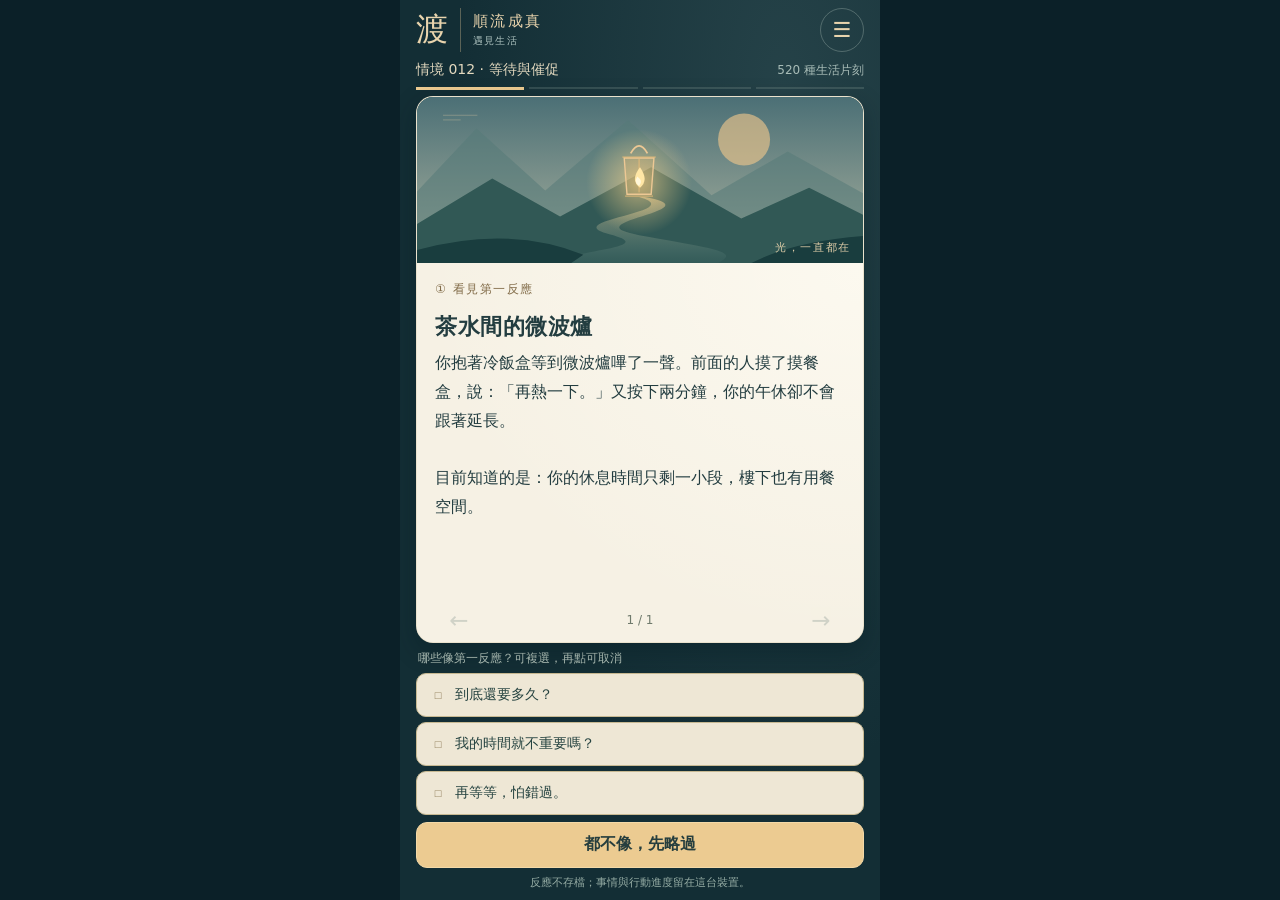
<file: index.html>
<!doctype html>
<html lang="zh-Hant">
<head>
  <meta charset="utf-8">
  <meta name="viewport" content="width=device-width,initial-scale=1,viewport-fit=cover">
  <meta name="theme-color" content="#132e35">
  <meta name="description" content="渡・順流成真。520 種生活情境：看見想要與害怕，鬆開非得如此不可，清楚做一步，做完放下結果。">
  <title>渡 · 遇見生活</title>
  <link rel="icon" href="./icons/icon-192.png">
  <link rel="apple-touch-icon" href="./icons/icon-192.png">
  <link rel="manifest" href="./manifest.webmanifest">
  <link rel="stylesheet" href="./light.css">
  <link rel="stylesheet" href="./reframe.css">
  <script src="./scenario-seeds.js" defer></script>
  <script src="./scenario-data.js" defer></script>
  <script src="./scenario-core.js" defer></script>
  <script src="./reframe-core.js" defer></script>
  <script src="./flow-data.js" defer></script>
  <script src="./flow-core.js" defer></script>
  <script src="./cards-layout.js" defer></script>
  <script src="./flow.js" defer></script>
  <script src="./pwa-update.js" defer></script>
</head>
<body>
<main class="game" id="game" data-landscape="dawn" data-mode="flow">
  <header class="top"><a class="brand" href="./" aria-label="渡，回到目前情境"><strong>渡</strong><span>順流成真<small>遇見生活</small></span></a><button class="menu-button" id="menuOpen" aria-label="開啟功能選單" aria-haspopup="dialog">☰</button></header>
  <div class="chapter-line"><span id="chapterName">隨機生活情境</span><span id="ageLabel">520 種生活片刻</span></div>
  <div class="journey-track" id="journeyTrack" aria-hidden="true"></div>
  <section class="stage" aria-labelledby="sceneTitle">
    <div class="landscape" aria-hidden="true">
      <svg viewBox="0 0 480 190" preserveAspectRatio="xMidYMax slice" focusable="false">
        <defs><linearGradient id="sky" x2="0" y2="1"><stop stop-color="var(--sky-top)"/><stop offset="1" stop-color="var(--sky-bottom)"/></linearGradient><radialGradient id="halo"><stop stop-color="#ffd88c" stop-opacity=".65"/><stop offset="1" stop-color="#ffd88c" stop-opacity="0"/></radialGradient><linearGradient id="water" x2="0" y2="1"><stop stop-color="#d8bc87" stop-opacity=".65"/><stop offset="1" stop-color="#739f9f" stop-opacity=".05"/></linearGradient></defs>
        <rect width="480" height="190" fill="url(#sky)"/>
        <circle class="sun" cx="352" cy="57" r="28" fill="#edc58c" opacity=".64"/>
        <path d="M0 113 64 45 138 112 227 36 317 117 399 70 480 115V190H0Z" fill="#577b79" opacity=".55"/>
        <path d="M0 148 81 99 154 140 252 87 349 142 422 109 480 138V190H0Z" fill="#315855"/>
        <path d="M245 119C324 133 162 146 239 160S350 177 324 190H152C161 176 265 174 207 159S295 135 239 119Z" fill="url(#water)"/>
        <g class="village" fill="#243f40"><path d="M35 145h39v28H35zM23 146l31-24 34 24zM379 151h44v29h-44zM369 151l32-26 32 26z"/><path d="M50 154h8v10h-8zM396 157h8v11h-8z" fill="#f0cc8c"/></g>
        <g class="mirror-art" fill="none" stroke="#c0ad80" stroke-width="2"><ellipse cx="240" cy="109" rx="39" ry="53"/><ellipse cx="240" cy="109" rx="34" ry="48" opacity=".4"/></g>
        <path d="M0 176Q99 149 179 181L166 190H0ZM480 161Q404 167 360 190H480Z" fill="#193d3e"/>
        <circle cx="239" cy="103" r="57" fill="url(#halo)"/>
        <g class="lantern"><path d="M230 72q9-16 18 0" fill="none" stroke="#edc894" stroke-width="2"/><path d="M223 77h32l-3 39h-26z" fill="#f0bb68" fill-opacity=".2" stroke="#edc894" stroke-width="1.5"/><path d="M221 76h36M224 118h30M239 78v36" fill="none" stroke="#e8bd79"/><path d="M240 87q-11 14 0 22q10-8 0-22" fill="#ffe6a5"/><path d="M237 97q-4 7 2 10q5-5-2-10" fill="#fff7db"/></g>
        <path d="M28 31h37M28 36h19" stroke="#edd3a7" opacity=".32"/>
      </svg>
      <span class="landscape-caption" id="landscapeCaption">光，一直都在</span>
    </div>
    <article class="paper">
      <div class="reader-top"><span class="eyebrow" id="stageLabel">遇見</span><button class="text-button" id="backStory" hidden>回情境</button></div>
      <h1 id="sceneTitle" tabindex="-1">遇見生活</h1>
      <div class="reader" id="reader"><p id="storyText">準備一件生活裡的小事……</p></div>
      <nav class="pager" aria-label="情境翻頁"><button id="pagePrev" aria-label="上一頁">←</button><span id="pageCount" role="status">1 / 1</span><button id="pageNext" aria-label="下一頁">→</button></nav>
    </article>
  </section>
  <div class="control-dock" id="controlDock">
  <div class="reflection-tools" id="reflectionTools" hidden><button id="mirror" aria-pressed="false">◇ 照一照心裡</button><button id="timeLens" aria-pressed="false">↗ 往後看看</button></div>
  <section class="choices" id="choicesArea" aria-labelledby="instruction" hidden><p id="instruction">此刻，你想怎麼做？</p><div class="hand" id="hand"></div></section>
  <button class="primary" id="confirm" disabled>先選一張牌</button>
  <div class="ending-tools" id="endingTools" hidden><button id="replay">換一種走法</button><button id="rest">先停在這裡</button></div>
  <p class="footnote" id="footerNote">沒有分數，也沒有必須成為的樣子。</p>
  </div>
  <div class="save-notice" id="saveNotice" hidden><p id="saveStatus" role="status"></p><button id="loadLatest" hidden>讀取最新進度</button><button id="dismissNotice">知道了</button></div>
  <p class="sr-only" id="announcement" role="status" aria-live="polite"></p>
</main>
<dialog id="menu" aria-labelledby="menuTitle">
  <div class="menu-head"><h2 id="menuTitle">生活中的停靠</h2><button id="menuClose" aria-label="關閉功能選單">×</button></div>
  <button class="menu-row" id="install">安裝手機 App</button><p class="menu-status" id="installStatus">加入主畫面，下次從這一頁繼續。</p>
  <button class="menu-row" id="btnUpdate">檢查更新</button><p class="menu-status" id="updateStatus" role="status">連線時自動檢查新版</p>
  <label for="chapterChoice">想遇見哪一類生活情境？</label><select id="chapterChoice"></select><p class="menu-status">金錢壓力可直接選「金錢壓力 · 20 則」；另有「釋放練習 · 5 則」。全部共有 26 類、520 個情境；點「換個情境」才會換掉目前這一件。</p><button class="menu-row" id="chapterStart">換個情境</button>
  <details><summary>怎麼玩</summary><p>每次隨機遇見一件事。先複選真的會冒出的第一反應；翻牌後看見反應下面「很想得到」與「很怕發生」的兩股力，再問自己能不能先鬆開一點「非得立刻照我想的不可」。</p><p>目標不用丟，責任也不用逃。鬆一點後，選一個現實中能做的步驟；做完，就暫時放下結果。都不像可以略過，還不能放也沒關係。</p><p>「照一照心裡」與「往後看看」可跳過，不會記錄你的感受，也不會改變外部結果。文字用左右箭頭翻頁，不用往下拉主畫面。同一輪優先抽尚未遇見的情境；事情與行動進度保存，反應勾選不存檔。</p></details>
  <details><summary>關於渡</summary><p>《渡》以「豐盛不只金錢，也包含健康、關係、目標與內在平靜」為設計方向，使用原創生活劇本練習：看見想要與抗拒，放下干擾判斷的抓緊，再清楚行動。</p><p>它不會承諾「放下就會招來結果」。金錢、工作、醫療和關係問題仍要依現實處理；放下只是停止先用恐懼折磨自己。這不是宗教考試、心理治療、醫療或財務建議。</p><p>沒有配樂、水聲、倒數、付費抽卡、帳號或追蹤分析。進度只存這台裝置，反應不存檔、不上傳。舊進度原樣保留，不覆寫、不清空。</p></details>
</dialog>
<noscript><p class="no-script">請開啟 JavaScript，才能開始這段互動旅程。</p></noscript>
</body>
</html>
</file>
<file: light.css>
:root{color-scheme:light;font-family:system-ui,-apple-system,"Microsoft JhengHei",sans-serif;font-size:100%;background:#0b2028;color:#233d40;--gold:#edcc92;--ink:#203c3f;--paper:#f6f1e4;--sky-top:#456b73;--sky-bottom:#adb4a0}
*{box-sizing:border-box}html,body{width:100%;height:100%;margin:0;overflow:hidden;overscroll-behavior:none}body{position:fixed;inset:0}button,select{font:inherit;touch-action:manipulation;-webkit-tap-highlight-color:transparent}button{cursor:pointer}button:disabled{cursor:default;opacity:.5}button:focus-visible,select:focus-visible,a:focus-visible{outline:3px solid #bd7730;outline-offset:-3px}[hidden]{display:none!important}
.game{width:min(100%,480px);height:100vh;height:100dvh;min-height:0;max-height:100dvh;margin:auto;padding:calc(6px + env(safe-area-inset-top,0px)) 16px calc(6px + env(safe-area-inset-bottom,0px));display:flex;flex-direction:column;gap:7px;overflow:hidden;position:relative;background:radial-gradient(ellipse at 80% 10%,#40606566,transparent 60%),#132e35}
.top{display:flex;align-items:center;justify-content:space-between;flex:none;min-height:48px}.brand{display:flex;gap:12px;align-items:center;text-decoration:none;color:#e9d4ad}.brand strong{font:32px "PMingLiU",serif;font-weight:400;border-right:1px solid #c8b48c66;padding-right:12px}.brand span{font-size:15px;letter-spacing:.16em}.brand small{display:block;font-size:10px;letter-spacing:.12em;color:#aabfbc;margin-top:3px}.menu-button{width:44px;height:44px;background:transparent;border:1px solid #b5c6bc55;border-radius:50%;color:#e9d4ad;font-size:21px}
.chapter-line{display:flex;justify-content:space-between;gap:8px;align-items:baseline;color:#e3d9bf;font-size:.875rem;flex:none}.chapter-line #ageLabel{color:#a8bcb7;font-size:.75rem;white-space:nowrap}.journey-track{display:flex;gap:5px;height:3px;flex:none;margin:1px 0 3px}.journey-track span{height:2px;flex:1;background:#92a99e3b}.journey-track span.current{background:var(--gold);height:3px}.journey-track span.past{background:#92a99e88}
.stage{flex:1;min-height:0;display:flex;flex-direction:column;overflow:hidden;border-radius:17px;border:1px solid #d2c49f55;box-shadow:0 8px 24px #04191e55;background:var(--paper);container-type:size}.landscape{position:relative;flex:none;height:clamp(76px,19dvh,166px);overflow:hidden;background:#355856}.landscape svg{display:block;width:100%;height:100%}.landscape-caption{position:absolute;bottom:8px;right:12px;color:#d9c9a5;font:11px "PMingLiU",serif;letter-spacing:.15em}.village,.mirror-art{display:none}.game[data-landscape=village] .village,.game[data-landscape=mirror] .mirror-art{display:block}.game[data-landscape=dusk]{--sky-top:#515d6b;--sky-bottom:#caab88}.game[data-landscape=mirror]{--sky-top:#203e53;--sky-bottom:#7c969c}.game[data-landscape=river]{--sky-top:#365f63;--sky-bottom:#b1c1a6}.game[data-landscape=village]{--sky-top:#7b8c80;--sky-bottom:#c7b994}
.paper{flex:1;min-height:0;display:flex;flex-direction:column;padding:10px 18px 0;gap:7px;background:radial-gradient(ellipse at top right,#fffdf5aa,transparent 70%),var(--paper)}.reader-top{display:flex;justify-content:space-between;align-items:center;flex:none;min-height:32px}.eyebrow{color:#826c49;font-size:.75rem;letter-spacing:.13em}.text-button{min-height:32px;padding:3px 9px;border:1px solid #81918b55;border-radius:14px;font-size:.75rem;color:#426260;background:transparent}h1{flex:none;font:600 1.35rem/1.4 "Noto Serif TC","PMingLiU",serif;margin:0;overflow-wrap:anywhere;letter-spacing:.025em}.reader{flex:1;min-height:0;overflow:hidden}#storyText{font-size:1rem;line-height:1.8;white-space:pre-line;overflow-wrap:anywhere;margin:0}.pager{flex:none;display:grid;grid-template-columns:48px 1fr 48px;align-items:center;min-height:44px}.pager button{min-height:44px;min-width:44px;background:transparent;border:0;color:#496460;font-size:23px}.pager button:disabled{opacity:.22}.pager span{text-align:center;font-size:.75rem;color:#6f7a6c;font-variant-numeric:tabular-nums}
.reflection-tools{display:flex;gap:8px;flex:none}.reflection-tools button,.ending-tools button{min-height:44px;flex:1;min-width:0;background:transparent;color:#c8d4c9;border:1px solid #afc0ad44;border-radius:9px;padding:5px;font-size:.875rem}.reflection-tools button[aria-pressed=true]{border-color:var(--gold);color:var(--gold)}.choices{flex:none;min-width:0}.choices>p{font-size:.75rem;color:#b5c5bb;margin:0 0 6px 2px}.hand{display:grid;grid-template-columns:repeat(2,minmax(0,1fr));gap:8px}.choice{min-width:0;min-height:62px;padding:10px 8px;display:flex;gap:6px;align-items:center;justify-content:center;border:1px solid #c7b992;border-radius:10px;background:#eee7d5;color:#254340}.choice b{font-size:.875rem;font-weight:500;line-height:1.5;overflow-wrap:anywhere}.choice .number{font:11px serif;color:#897650}.choice[aria-pressed=true]{background:#fff0cd;box-shadow:inset 0 0 0 2px #a97739}.primary{flex:none;width:100%;min-height:46px;background:#eccb91;border:1px solid #f3d9a7;border-radius:11px;color:#263e3e;font-size:1rem;font-weight:600;padding:10px;line-height:1.4}.primary:disabled{opacity:1;background:#ffffff06;color:#9aafa8;border-color:#94aea34d}.ending-tools{display:flex;gap:8px;flex:none}.footnote{flex:none;font-size:11px;line-height:1.4;text-align:center;color:#95aca4;margin:0;overflow-wrap:anywhere}.game.is-reflection .landscape{height:72px}.game.is-reflection .paper{background:#f4f5e9}
.save-notice{position:absolute;z-index:5;top:64px;left:12px;right:12px;background:#fff2d7;color:#493e2b;border:1px solid #c7a971;box-shadow:0 8px 30px #0006;border-radius:12px;padding:14px;font-size:.875rem}.save-notice p{margin:0 0 8px;line-height:1.6}.save-notice button{min-height:44px;border:1px solid #9a8967;border-radius:8px;background:transparent;color:inherit;margin-right:6px;padding:6px 12px}dialog{width:min(calc(100% - 24px),440px);max-height:calc(100dvh - 24px);overflow:auto;overscroll-behavior:contain;border:1px solid #c8b58d;border-radius:18px;background:#f6f1e4;color:#264441;padding:20px}dialog::backdrop{background:#071c23c9}.menu-head{display:flex;justify-content:space-between;align-items:center;gap:8px}.menu-head h2{font:1.4rem "PMingLiU",serif;margin:0}.menu-head button{width:44px;height:44px;border:1px solid #9eab9f;background:transparent;border-radius:50%;color:inherit;font-size:24px}.menu-row{min-height:48px;width:100%;text-align:left;color:inherit;background:transparent;border:0;border-bottom:1px solid #c3c6b9;padding:12px 0}.menu-status,details p{font-size:.875rem;line-height:1.75;color:#576d63}.menu-status{margin:8px 0 16px}label{display:block;margin:18px 0 8px}select{width:100%;min-height:44px;border:1px solid #9eab9f;background:#fffcf4;border-radius:8px;color:inherit;padding:8px}details{margin-top:14px;border-top:1px solid #c3c6b9;padding-top:14px}summary{cursor:pointer;min-height:44px;line-height:1.6}.sr-only{position:absolute;width:1px;height:1px;overflow:hidden;clip:rect(0,0,0,0);white-space:nowrap}.no-script{position:fixed;inset:20%;z-index:10;padding:20px;background:#fff6e5;color:#203c3f}
:root{-webkit-text-size-adjust:100%;text-size-adjust:100%}
.game{height:var(--app-height,100dvh);max-height:var(--app-height,100dvh);display:grid;grid-template-rows:auto auto 3px minmax(0,1fr) auto}
.control-dock{min-width:0;display:flex;flex-direction:column;gap:7px;padding-bottom:4px}
dialog{max-height:calc(var(--app-height,100dvh) - 24px)}
.game[data-compact=true]{gap:5px}.game[data-compact=true] .control-dock{gap:5px}.game[data-compact=true] .brand small,.game[data-compact=true] .footnote{display:none}.game[data-compact=true] .top{min-height:44px}.game[data-compact=true] .choice{min-height:54px;padding:7px}.game[data-compact=true] .primary{min-height:44px;padding:8px}
@container(max-height:330px){.landscape,.game.is-reflection .landscape{height:68px}.paper{gap:4px;padding-top:5px}}
@container(max-height:19rem){.landscape,.game.is-reflection .landscape{display:none}.reader-top{min-height:24px}.paper{padding-top:4px;gap:4px}h1{font-size:1.1rem;line-height:1.3}}
@media(max-height:670px){.game{gap:5px}.landscape{height:80px}.top{min-height:44px}.brand small{display:none}.paper{gap:4px;padding-top:5px}.choice{min-height:54px;padding:7px}.primary{min-height:44px;padding:8px}.footnote{display:none}h1{font-size:1.15rem}}
@media(max-width:350px){.game{padding-left:10px;padding-right:10px}.paper{padding-left:13px;padding-right:13px}.brand span{font-size:13px}.choice{padding-left:4px;padding-right:4px}}
@media(orientation:landscape) and (max-height:500px){.game{width:100%;max-width:900px;grid-template-columns:minmax(0,1fr) minmax(200px,34%);grid-template-rows:44px minmax(0,1fr);gap:5px}.stage{grid-column:1;grid-row:1 / 3;height:100%}.top{grid-column:2;grid-row:1}.chapter-line,.journey-track,.footnote{display:none}.control-dock{grid-column:2;grid-row:2;align-self:end;gap:5px}.landscape{height:60px}.hand{gap:5px}.choice{min-height:50px}}
@media(prefers-reduced-motion:reduce){*,*:before,*:after{animation:none!important;transition:none!important;scroll-behavior:auto!important}}
</file>
<file: reframe.css>
.game[data-phase=scene] .hand{grid-template-columns:1fr;gap:5px}
.game[data-phase=scene] .choice{min-height:44px;padding:6px 10px;justify-content:flex-start}
.game[data-phase=scene] .choice .number{min-width:22px}
.game[data-phase=flip] .paper{background:#f4f5e9}
.game[data-phase=flip] .reader-top{min-height:44px}
.game[data-phase=flip] #backStory{min-height:44px}
a.menu-row{display:block;text-decoration:none}
</file>
